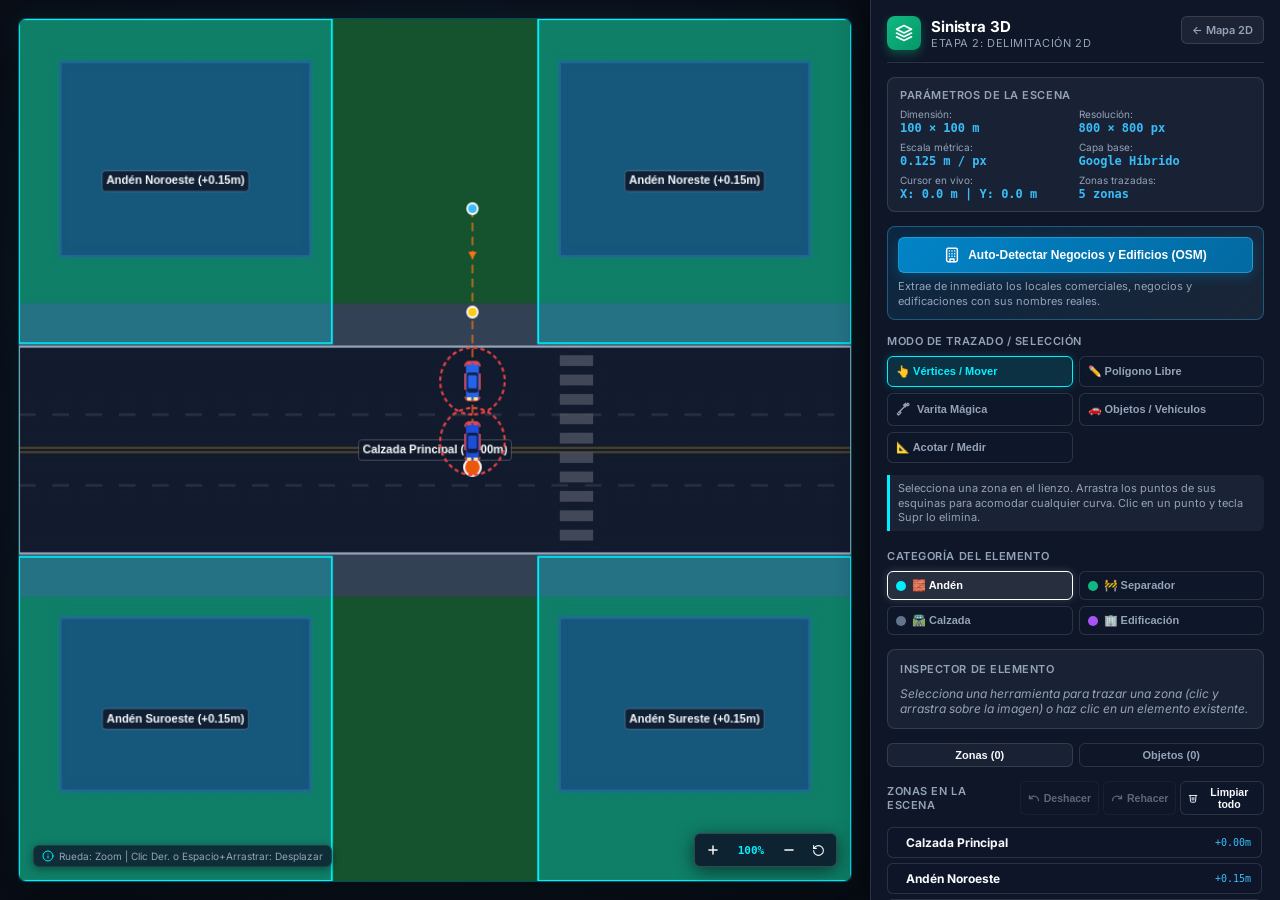
<file: scene.html>
<!doctype html>
<html lang="es">
  <head>
    <meta charset="UTF-8" />
    <meta name="viewport" content="width=device-width, initial-scale=1.0" />
    <title>Sinistra 3D - Espacio de Trabajo Forense | Delimitación 2D</title>

    <!-- Google Fonts: Inter -->
    <link rel="preconnect" href="https://fonts.googleapis.com" />
    <link rel="preconnect" href="https://fonts.gstatic.com" crossorigin />
    <link
      href="https://fonts.googleapis.com/css2?family=Inter:wght@400;500;600;700&display=swap"
      rel="stylesheet"
    />

    <!-- Estilos de la etapa 2 -->
    <link rel="stylesheet" href="css/scene.css" />
  </head>
  <body>
    <div class="app-layout">
      <!-- 1. Lienzo Interactivo 2D (Izquierda - 100% limpio y despejado) -->
      <main class="canvas-viewport" aria-label="Lienzo de reconstrucción">
        <!-- Escenario del Canvas 1:1 -->
        <div class="canvas-stage" id="canvasStage">
          <canvas id="mainCanvas"></canvas>

          <!-- Barra flotante de Zoom y Encuadre -->
          <div class="canvas-zoom-toolbar" aria-label="Controles de zoom">
            <button
              type="button"
              class="zoom-btn"
              id="btnZoomIn"
              title="Acercar (+ o Rueda ↑)"
            >
              <svg
                width="14"
                height="14"
                viewBox="0 0 24 24"
                fill="none"
                stroke="currentColor"
                stroke-width="2.5"
                stroke-linecap="round"
                stroke-linejoin="round"
              >
                <line x1="12" y1="5" x2="12" y2="19"></line>
                <line x1="5" y1="12" x2="19" y2="12"></line>
              </svg>
            </button>
            <span
              class="zoom-badge"
              id="zoomBadge"
              title="Nivel de zoom actual (Clic para restablecer a 100%)"
              >100%</span
            >
            <button
              type="button"
              class="zoom-btn"
              id="btnZoomOut"
              title="Alejar (- o Rueda ↓)"
            >
              <svg
                width="14"
                height="14"
                viewBox="0 0 24 24"
                fill="none"
                stroke="currentColor"
                stroke-width="2.5"
                stroke-linecap="round"
                stroke-linejoin="round"
              >
                <line x1="5" y1="12" x2="19" y2="12"></line>
              </svg>
            </button>
            <button
              type="button"
              class="zoom-btn"
              id="btnZoomReset"
              title="Restablecer vista 100% y centrar (Tecla 0)"
            >
              <svg
                width="13"
                height="13"
                viewBox="0 0 24 24"
                fill="none"
                stroke="currentColor"
                stroke-width="2"
                stroke-linecap="round"
                stroke-linejoin="round"
              >
                <path
                  d="M3 12a9 9 0 1 0 9-9 9.75 9.75 0 0 0-6.74 2.74L3 8"
                ></path>
                <path d="M3 3v5h5"></path>
              </svg>
            </button>
          </div>

          <!-- Banner HUD superior de impacto / colisión (2D) -->
          <div
            id="simCollisionStatus"
            class="collision-hud-banner"
            style="display: none"
          >
            <span id="simCollisionText">💥 Colisión</span>
          </div>


          <!-- Indicador flotante sutil de navegación -->
          <div class="canvas-nav-hint">
            <svg
              width="12"
              height="12"
              viewBox="0 0 24 24"
              fill="none"
              stroke="currentColor"
              stroke-width="2"
              stroke-linecap="round"
              stroke-linejoin="round"
              style="color: var(--accent)"
            >
              <circle cx="12" cy="12" r="10"></circle>
              <line x1="12" y1="16" x2="12" y2="12"></line>
              <line x1="12" y1="8" x2="12.01" y2="8"></line>
            </svg>
            <span>Rueda: Zoom | Clic Der. o Espacio+Arrastrar: Desplazar</span>
          </div>
        </div>
      </main>

      <!-- 2. Panel de Herramientas e Inspector (Derecha) -->
      <aside class="sidebar-panel" aria-label="Herramientas de modelado">
        <div class="panel-header">
          <div class="brand-group">
            <div class="brand-icon">
              <svg
                width="18"
                height="18"
                viewBox="0 0 24 24"
                fill="none"
                stroke="currentColor"
                stroke-width="2.2"
                stroke-linecap="round"
                stroke-linejoin="round"
              >
                <polygon points="12 2 2 7 12 12 22 7 12 2"></polygon>
                <polyline points="2 17 12 22 22 17"></polyline>
                <polyline points="2 12 12 17 22 12"></polyline>
              </svg>
            </div>
            <div>
              <h1 class="brand-title">Sinistra 3D</h1>
              <div class="brand-subtitle">Etapa 2: Delimitación 2D</div>
            </div>
          </div>
          <a
            href="index.html"
            class="btn-back-map"
            title="Volver al mapa para re-orientar o recortar otra zona"
          >
            ← Mapa 2D
          </a>
        </div>

        <!-- Ficha técnica métrica y telemetría en vivo -->
        <div class="meta-card">
          <span class="section-title">Parámetros de la Escena</span>
          <div class="meta-grid">
            <div class="meta-item">
              <span class="meta-label">Dimensión:</span>
              <span id="metaDim" class="meta-val">100 × 100 m</span>
            </div>
            <div class="meta-item">
              <span class="meta-label">Resolución:</span>
              <span id="metaRes" class="meta-val">893 × 893 px</span>
            </div>
            <div class="meta-item">
              <span class="meta-label">Escala métrica:</span>
              <span id="metaMpp" class="meta-val">0.112 m / px</span>
            </div>
            <div class="meta-item">
              <span class="meta-label">Capa base:</span>
              <span id="metaStyle" class="meta-val">Google Híbrido</span>
            </div>
            <div class="meta-item">
              <span class="meta-label">Cursor en vivo:</span>
              <span id="metaCoords" class="meta-val">X: 0.0 m | Y: 0.0 m</span>
            </div>
            <div class="meta-item">
              <span class="meta-label">Zonas trazadas:</span>
              <span id="metaZoneCount" class="meta-val">0 zonas</span>
            </div>
          </div>
        </div>

        <!-- Botón de Auto-Detección Inteligente desde OpenStreetMap -->
        <div class="autodetect-box">
          <button
            type="button"
            id="btnAutoDetectOSM"
            class="btn-autodetect-osm"
            title="Escanear y delimitar automáticamente negocios, locales comerciales y estructuras reales desde OpenStreetMap"
          >
            <svg
              width="16"
              height="16"
              viewBox="0 0 24 24"
              fill="none"
              stroke="currentColor"
              stroke-width="2.2"
              stroke-linecap="round"
              stroke-linejoin="round"
            >
              <rect x="4" y="2" width="16" height="20" rx="2" ry="2"></rect>
              <path d="M9 22v-4h6v4"></path>
              <path d="M8 6h.01"></path>
              <path d="M16 6h.01"></path>
              <path d="M12 6h.01"></path>
              <path d="M12 10h.01"></path>
              <path d="M12 14h.01"></path>
              <path d="M16 10h.01"></path>
              <path d="M16 14h.01"></path>
              <path d="M8 10h.01"></path>
              <path d="M8 14h.01"></path>
            </svg>
            Auto-Detectar Negocios y Edificios (OSM)
          </button>
          <div class="autodetect-hint">
            Extrae de inmediato los locales comerciales, negocios y
            edificaciones con sus nombres reales.
          </div>
        </div>

        <!-- Modos de Interacción y Trazado -->
        <div class="tools-section">
          <span class="section-title">Modo de Trazado / Selección</span>
          <div class="mode-switch-grid">
            <button
              type="button"
              class="mode-btn active"
              data-mode="select"
              title="Seleccionar zonas y arrastrar vértices para amoldar esquinas o curvas"
            >
              👆 Vértices / Mover
            </button>
            <button
              type="button"
              class="mode-btn"
              data-mode="polygon"
              title="Polígono libre: Clic punto a punto para cualquier calle curva o diagonal"
            >
              ✏️ Polígono Libre
            </button>
            <button
              type="button"
              class="mode-btn"
              data-mode="wand"
              title="Varita mágica: Haz clic en el lienzo y delimita automáticamente por contraste de color"
            >
              <svg
                width="15"
                height="15"
                viewBox="0 0 24 24"
                fill="none"
                stroke="currentColor"
                stroke-width="2"
                stroke-linecap="round"
                stroke-linejoin="round"
                style="flex-shrink: 0"
              >
                <path d="m19 2 2 2-2 2-2-2Z"></path>
                <path d="m5 16 12-12"></path>
                <path d="m15 2 1 2 2 1-2 1-1 2-1-2-2-1 2-1Z"></path>
                <path d="M2 19l2 2 4-4-2-2Z"></path>
              </svg>
              Varita Mágica
            </button>
            <button
              type="button"
              class="mode-btn"
              data-mode="object"
              title="Colocar vehículos, peatones, mobiliario, señales y evidencias viales"
            >
              🚗 Objetos / Vehículos
            </button>
            <button
              type="button"
              class="mode-btn"
              data-mode="dimension"
              id="btnModeDimension"
              title="Acotar / Medir: Medición de distancias forenses, anchos de vía, triangulación y calibración métrica"
            >
              📐 Acotar / Medir
            </button>
          </div>

          <!-- Opciones específicas de la Varita Mágica -->
          <div
            id="wandOptionsPanel"
            class="wand-options-panel"
            style="display: none"
          >
            <div class="wand-control-row">
              <span class="wand-label">Tolerancia de color:</span>
              <span id="wandTolVal" class="wand-val">±25</span>
            </div>
            <input
              type="range"
              id="inputWandTol"
              class="wand-slider"
              min="5"
              max="65"
              value="25"
              step="1"
            />
            <div class="wand-tip">
              💡 Clic en el asfalto, andén o tejado del lienzo para escanear su
              contorno.
            </div>
          </div>

          <!-- Opciones específicas del Modo Objetos -->
          <div
            id="objectsOptionsPanel"
            class="objects-options-panel"
            style="display: none"
          >
            <div class="obj-tabs-row" id="objCategoryTabs">
              <button
                type="button"
                class="obj-tab-btn active"
                data-objcat="vehiculo"
              >
                🚗 Autos
              </button>
              <button type="button" class="obj-tab-btn" data-objcat="persona">
                🚶 Peatón
              </button>
              <button
                type="button"
                class="obj-tab-btn"
                data-objcat="mobiliario"
              >
                🌳 Entorno
              </button>
              <button type="button" class="obj-tab-btn" data-objcat="senal">
                🛑 Señales
              </button>
              <button type="button" class="obj-tab-btn" data-objcat="evidencia">
                〰️ Frenado
              </button>
            </div>
            <div class="obj-catalog-grid" id="objCatalogGrid">
              <!-- Se puebla dinámicamente desde objects_catalog.js -->
            </div>
            <div class="obj-placement-hint" id="objPlacementHint">
              💡 Haz clic en el plano para estampar el objeto seleccionado.
              Arrástralo para moverlo y usa el aro exterior para rotarlo.
            </div>
          </div>

          <!-- Opciones de Acotación de Distancias entre Elementos -->
          <div
            id="dimensionOptionsPanel"
            class="dimension-options-panel"
            style="display: none"
          >
            <div class="dimension-hint" id="dimensionHintText">
              💡 Haz clic en dos cuerpos o puntos del plano para trazar la distancia entre ellos. Puedes hacer clic en la cota para asignarle o editarle su valor métrico exacto.
            </div>

            <div class="dimension-actions-row">
              <button
                type="button"
                id="btnEditDimensionValue"
                class="btn-dim-action"
                title="Asignar o modificar la medida métrica de la distancia seleccionada"
              >
                ✏️ Asignar Medida
              </button>
              <button
                type="button"
                id="btnDeleteDimension"
                class="btn-dim-action"
                title="Eliminar la cota seleccionada (o tecla Supr)"
              >
                🗑️ Eliminar
              </button>
              <button
                type="button"
                id="btnClearDimensions"
                class="btn-dim-action"
                title="Eliminar todas las cotas"
              >
                Borrar Todas
              </button>
            </div>
          </div>

          <!-- Tip contextual de la herramienta activa -->
          <div id="toolInstructionTip" class="tool-instruction-tip">
            Selecciona una zona en el lienzo. Arrastra los puntos de sus
            esquinas para acomodar cualquier curva. Clic en un punto y tecla
            Supr lo elimina.
          </div>

          <!-- Categoría del elemento a trazar -->
          <span class="section-title" style="margin-top: 10px"
            >Categoría del Elemento</span
          >
          <div class="category-grid">
            <button
              type="button"
              class="cat-btn active"
              data-cat="anden"
              title="Andén peatonal (elevación +15 cm)"
            >
              <span class="tool-color-dot" style="background: #00f0ff"></span>
              🧱 Andén
            </button>
            <button
              type="button"
              class="cat-btn"
              data-cat="separador"
              title="Separador vial (elevación +20 cm)"
            >
              <span class="tool-color-dot" style="background: #10b981"></span>
              🚧 Separador
            </button>
            <button
              type="button"
              class="cat-btn"
              data-cat="calzada"
              title="Calzada vehicular (nivel 0 cm)"
            >
              <span class="tool-color-dot" style="background: #64748b"></span>
              🛣️ Calzada
            </button>
            <button
              type="button"
              class="cat-btn"
              data-cat="edificio"
              title="Edificación / Manzana (elevación +3.5 m)"
            >
              <span class="tool-color-dot" style="background: #a855f7"></span>
              🏢 Edificación
            </button>
          </div>
        </div>

        <!-- Inspector de propiedades de la zona seleccionada -->
        <div id="inspectorCard" class="inspector-card">
          <span class="section-title" id="inspectorHeaderTitle"
            >Inspector de Elemento</span
          >
          <div
            id="inspectorEmptyState"
            style="
              font-size: 12px;
              color: var(--text-muted);
              font-style: italic;
            "
          >
            Selecciona una herramienta para trazar una zona (clic y arrastra
            sobre la imagen) o haz clic en un elemento existente.
          </div>
          <div id="inspectorForm" style="display: none" class="form-group">
            <div class="form-group">
              <label class="form-label" for="inputZoneName"
                >Identificador / Nombre:</label
              >
              <input
                type="text"
                id="inputZoneName"
                class="form-input"
                placeholder="Ej: Andén Costado Norte"
              />
            </div>
            <div class="form-row">
              <div class="form-group">
                <label class="form-label" for="selectZoneType"
                  >Tipo de Elemento:</label
                >
                <select id="selectZoneType" class="form-select">
                  <option value="anden">Andén Peatonal</option>
                  <option value="separador">Separador Vial</option>
                  <option value="calzada">Calzada / Carril</option>
                  <option value="edificio">Edificación / Local</option>
                </select>
              </div>
              <div class="form-group">
                <label class="form-label" for="inputZoneElevation"
                  >Elevación (m):</label
                >
                <input
                  type="number"
                  id="inputZoneElevation"
                  class="form-input"
                  step="0.05"
                  min="0"
                  max="30"
                  value="0.15"
                />
              </div>
            </div>
            <div class="form-group">
              <label class="form-label" for="textareaZoneNotes"
                >Notas Forenses:</label
              >
              <textarea
                id="textareaZoneNotes"
                class="form-textarea"
                rows="2"
                placeholder="Detalles de inspección (ej: cordón dañado, huella de neumático)..."
              ></textarea>
            </div>
            <div class="inspector-actions">
              <button type="button" id="btnDeleteZone" class="btn-danger-sm">
                🗑️ Eliminar Zona
              </button>
            </div>
          </div>
        </div>

        <!-- Inspector de propiedades de Objeto / Vehículo seleccionado -->
        <div
          id="objectInspectorCard"
          class="inspector-card"
          style="display: none"
        >
          <span class="section-title">Inspector de Objeto</span>
          <div
            id="objectInspectorForm"
            class="form-group"
            style="display: flex; flex-direction: column; gap: 8px"
          >
            <div class="form-group">
              <label class="form-label" for="inputObjName"
                >Nombre / Placa:</label
              >
              <input
                type="text"
                id="inputObjName"
                class="form-input"
                placeholder="Ej: Sedán Azul - ABC123"
              />
            </div>

            <div class="form-row">
              <div class="form-group">
                <label class="form-label" for="selectObjCatalogType"
                  >Tipo de Elemento:</label
                >
                <select id="selectObjCatalogType" class="form-select"></select>
                <div
                  id="displayObjType"
                  class="meta-val"
                  style="
                    font-size: 11px;
                    color: var(--text-muted);
                    margin-top: 2px;
                  "
                >
                  —
                </div>
              </div>
              <div class="form-group">
                <label class="form-label" for="inputObjElevation"
                  >Cota Base (m):</label
                >
                <input
                  type="number"
                  id="inputObjElevation"
                  class="form-input"
                  step="0.05"
                  min="0"
                  max="30"
                  value="0.0"
                />
                <span
                  id="objZoneBadge"
                  style="font-size: 10px; color: var(--accent); margin-top: 2px"
                  >Sobre Calzada (0.0 m)</span
                >
              </div>
            </div>

            <div class="form-row">
              <div class="form-group">
                <label class="form-label" for="inputObjRotation"
                  >Rotación (°):</label
                >
                <input
                  type="number"
                  id="inputObjRotation"
                  class="form-input"
                  min="0"
                  max="360"
                  step="5"
                  value="0"
                />
              </div>
              <div class="form-group">
                <label class="form-label" for="inputObjColor">Color:</label>
                <input
                  type="color"
                  id="inputObjColor"
                  class="form-input"
                  style="height: 34px; padding: 2px 4px; cursor: pointer"
                  value="#2563eb"
                />
              </div>
            </div>

            <!-- Rol Forense en el Accidente -->
            <div
              class="form-group"
              style="
                background: rgba(15, 23, 42, 0.4);
                padding: 8px;
                border-radius: var(--radius-sm);
                border: 1px solid var(--border-color);
              "
            >
              <label
                class="toggle-row"
                style="margin-bottom: 6px; font-weight: 600"
              >
                <span>⚠️ ¿Involucrado en Accidente?</span>
                <input type="checkbox" id="checkObjInvolved" />
              </label>

              <div
                id="objAccidentFields"
                style="
                  display: none;
                  flex-direction: column;
                  gap: 8px;
                  margin-top: 6px;
                "
              >
                <div class="form-group">
                  <label class="form-label" for="selectObjRole"
                    >Rol en el Siniestro:</label
                  >
                  <select id="selectObjRole" class="form-select">
                    <option value="impactante">Vehículo 1 (Impactante)</option>
                    <option value="impactado">Vehículo 2 (Impactado)</option>
                    <option value="peaton_atropellado">
                      Peatón Atropellado
                    </option>
                    <option value="objeto_chocado">
                      Objeto Fijo Chocado (Poste/Árbol)
                    </option>
                    <option value="inerte">Elemento Ajeno / Estacionado</option>
                  </select>
                </div>

                <div class="form-row">
                  <div class="form-group">
                    <label class="form-label" for="inputObjSpeed"
                      >Velocidad (km/h):</label
                    >
                    <input
                      type="number"
                      id="inputObjSpeed"
                      class="form-input"
                      min="0"
                      max="220"
                      step="1"
                      value="50"
                    />
                  </div>
                  <div
                    class="form-group"
                    style="
                      display: flex;
                      flex-direction: column;
                      justify-content: flex-end;
                    "
                  >
                    <button
                      type="button"
                      id="btnTraceTrajectory"
                      class="btn-primary-sm"
                      style="height: 32px; font-size: 11px"
                    >
                      📍 Trazar Ruta
                    </button>
                  </div>
                </div>

                <div
                  id="objTrajectoryStats"
                  style="
                    font-size: 11px;
                    color: var(--text-muted);
                    line-height: 1.4;
                  "
                >
                  Sin trayectoria trazada.
                </div>

                <!-- Ángulo de Desviación Forense Editable tras Impacto -->
                <div class="form-row" style="margin-top: 4px">
                  <div class="form-group">
                    <label
                      class="form-label"
                      for="inputObjDeviationAngle"
                      title="Ángulo de desvío tras chocar (0 = automático por física)"
                    >
                      Desvío Post-Impacto (°):
                    </label>
                    <input
                      type="number"
                      id="inputObjDeviationAngle"
                      class="form-input"
                      min="-180"
                      max="180"
                      step="1"
                      value="0"
                      placeholder="0 (Físico)"
                      title="Ángulo pericial de desviación tras el impacto (-180° a +180°)"
                    />
                  </div>
                  <div class="form-group">
                    <label
                      class="form-label"
                      for="inputObjVehicleRestDist"
                      title="Distancia en metros desde el impacto hasta el reposo del vehículo/moto"
                    >
                      Reposo Moto/Veh (m):
                    </label>
                    <input
                      type="number"
                      id="inputObjVehicleRestDist"
                      class="form-input"
                      min="0.5"
                      max="60"
                      step="0.5"
                      value="5.0"
                      placeholder="5.0"
                      title="Distancia de detención final post-impacto de la moto/vehículo"
                    />
                  </div>
                </div>

                <!-- Ángulo de Proyección del Conductor (Motocicleta) -->
                <div
                  class="form-row"
                  id="fieldMotoRider"
                  style="display: none; margin-top: 4px"
                >
                  <div class="form-group">
                    <label
                      class="form-label"
                      for="inputObjRiderLaunchAngle"
                      title="Ángulo vertical de eyección del conductor al chocar (independiente del desvío de la moto)"
                    >
                      Ángulo Proy. Conductor (°):
                    </label>
                    <input
                      type="number"
                      id="inputObjRiderLaunchAngle"
                      class="form-input"
                      min="0"
                      max="60"
                      step="1"
                      value="15"
                      placeholder="15°"
                      title="Ángulo vertical de eyección del conductor al chocar (independiente del desvío de la moto)"
                    />
                  </div>
                  <div class="form-group" style="flex: 1">
                    <label
                      class="form-label"
                      for="inputObjRiderRestDist"
                      title="Distancia en metros donde queda el conductor tras el impacto"
                    >
                      Reposo Conductor (m):
                    </label>
                    <input
                      type="number"
                      id="inputObjRiderRestDist"
                      class="form-input"
                      min="0.5"
                      max="60"
                      step="0.5"
                      value="6.0"
                      placeholder="6.0 m"
                      title="Distancia final de detención del conductor tras el impacto (metros)"
                    />
                  </div>
                </div>

                <!-- Lista editable de puntos de trayectoria y velocidades -->
                <div
                  id="objTrajectoryPointsList"
                  class="trajectory-points-list"
                  style="display: none"
                >
                  <!-- Generado dinámicamente con select de tipo y velocidad en km/h -->
                </div>
              </div>
            </div>

            <!-- Opciones específicas para Huellas de Frenado -->
            <div
              id="objSkidFields"
              style="
                display: none;
                background: rgba(15, 23, 42, 0.4);
                padding: 8px;
                border-radius: var(--radius-sm);
                border: 1px solid var(--border-color);
                flex-direction: column;
                gap: 8px;
              "
            >
              <span class="form-label" style="font-weight: 600"
                >Parámetros de Frenado:</span
              >
              <div class="form-row">
                <div class="form-group">
                  <label class="form-label" for="inputSkidLength"
                    >Longitud (m):</label
                  >
                  <input
                    type="number"
                    id="inputSkidLength"
                    class="form-input"
                    min="1"
                    max="100"
                    step="0.5"
                    value="10"
                  />
                </div>
                <div class="form-group">
                  <label class="form-label" for="inputSkidTrack"
                    >Trocha (m):</label
                  >
                  <input
                    type="number"
                    id="inputSkidTrack"
                    class="form-input"
                    min="0.5"
                    max="3"
                    step="0.1"
                    value="1.5"
                  />
                </div>
              </div>
              <label
                class="toggle-row"
                style="margin-top: 4px; font-size: 11px"
              >
                <span>Aparecer solo al pasar vehículo</span>
                <input type="checkbox" id="checkSkidTriggerOnPass" />
              </label>
            </div>

            <div class="form-group">
              <label class="form-label" for="textareaObjNotes"
                >Observaciones Forenses:</label
              >
              <textarea
                id="textareaObjNotes"
                class="form-textarea"
                rows="2"
                placeholder="Detalles de impacto, daños visibles, huellas..."
              ></textarea>
            </div>

            <div class="inspector-actions">
              <button type="button" id="btnDeleteObject" class="btn-danger-sm">
                🗑️ Eliminar Objeto
              </button>
            </div>
          </div>
        </div>

        <!-- Lista de zonas y objetos en la escena -->
        <div class="zones-list-section">
          <div
            class="list-tabs-row"
            style="display: flex; gap: 6px; margin-bottom: 8px"
          >
            <button
              type="button"
              class="list-tab-btn active"
              id="tabListZones"
              style="
                flex: 1;
                padding: 5px;
                font-size: 11px;
                font-weight: 600;
                border-radius: var(--radius-sm);
                background: var(--bg-card);
                color: var(--text-main);
                border: 1px solid var(--border-color);
                cursor: pointer;
              "
            >
              Zonas (<span id="countZonesBadge">0</span>)
            </button>
            <button
              type="button"
              class="list-tab-btn"
              id="tabListObjects"
              style="
                flex: 1;
                padding: 5px;
                font-size: 11px;
                font-weight: 600;
                border-radius: var(--radius-sm);
                background: transparent;
                color: var(--text-muted);
                border: 1px solid var(--border-color);
                cursor: pointer;
              "
            >
              Objetos (<span id="countObjectsBadge">0</span>)
            </button>
          </div>
          <div
            id="objectsListContainer"
            class="zones-list"
            style="display: none"
          >
            <div
              style="font-size: 11px; color: var(--text-muted); padding: 4px 0"
            >
              No hay objetos colocados todavía.
            </div>
          </div>
          <div class="zones-header-row">
            <span class="section-title" style="margin: 0"
              >Zonas en la Escena</span
            >
            <div class="history-toolbar">
              <button
                type="button"
                id="btnUndo"
                class="history-btn"
                title="Deshacer (Ctrl + Z)"
                disabled
              >
                <svg
                  width="12"
                  height="12"
                  viewBox="0 0 24 24"
                  fill="none"
                  stroke="currentColor"
                  stroke-width="2.5"
                  stroke-linecap="round"
                  stroke-linejoin="round"
                >
                  <path d="M3 7v6h6"></path>
                  <path d="M21 17a9 9 0 0 0-9-9 9 9 0 0 0-6 2.3L3 13"></path>
                </svg>
                Deshacer
              </button>
              <button
                type="button"
                id="btnRedo"
                class="history-btn"
                title="Rehacer (Ctrl + Y)"
                disabled
              >
                <svg
                  width="12"
                  height="12"
                  viewBox="0 0 24 24"
                  fill="none"
                  stroke="currentColor"
                  stroke-width="2.5"
                  stroke-linecap="round"
                  stroke-linejoin="round"
                >
                  <path d="M21 7v6h-6"></path>
                  <path d="M3 17a9 9 0 0 1 9-9 9 9 0 0 1 6 2.3L21 13"></path>
                </svg>
                Rehacer
              </button>
              <button
                type="button"
                id="btnClearAll"
                class="history-btn danger"
                title="Eliminar todos los polígonos (se puede deshacer)"
              >
                <svg
                  width="12"
                  height="12"
                  viewBox="0 0 24 24"
                  fill="none"
                  stroke="currentColor"
                  stroke-width="2.2"
                  stroke-linecap="round"
                  stroke-linejoin="round"
                >
                  <polyline points="3 6 5 6 21 6"></polyline>
                  <path
                    d="M19 6l-1 14a2 2 0 0 1-2 2H8a2 2 0 0 1-2-2L5 6"
                  ></path>
                  <path d="M10 11v6"></path>
                  <path d="M14 11v6"></path>
                </svg>
                Limpiar todo
              </button>
            </div>
          </div>
          <div id="zonesListContainer" class="zones-list">
            <div
              style="font-size: 11px; color: var(--text-muted); padding: 4px 0"
            >
              No hay zonas delimitadas todavía.
            </div>
          </div>
        </div>

        <!-- Control de Simulación Forense (Panel Lateral 2D) -->
        <div class="card" id="cardSimControls" style="margin-top: 12px; margin-bottom: 12px; background: rgba(15, 23, 42, 0.6); padding: 10px; border-radius: var(--radius-sm); border: 1px solid var(--border-color);">
          <div
            style="
              display: flex;
              justify-content: space-between;
              align-items: center;
              margin-bottom: 8px;
            "
          >
            <span class="section-title" style="margin: 0; font-size: 12px; font-weight: 700; color: #fff;"
              >🎬 Simulación Cinemática</span
            >
            <span
              id="simCurrentTime"
              style="
                font-size: 11px;
                font-family: monospace;
                color: var(--accent);
                font-weight: 700;
              "
              >0.000 s</span
            >
          </div>

          <!-- Botones de transporte principales -->
          <div style="display: flex; gap: 6px; margin-bottom: 8px">
            <button
              type="button"
              id="btnSimPlay"
              class="btn primary"
              style="
                flex: 2;
                height: 32px;
                font-size: 11px;
                display: flex;
                align-items: center;
                justify-content: center;
                gap: 6px;
              "
              title="Reproducir / Pausar (Espacio)"
            >
              <span id="simPlayIcon">▶️</span>
              <span id="simPlayText">Reproducir</span>
            </button>
            <button
              type="button"
              id="btnSimReset"
              class="btn"
              style="flex: 1; height: 32px; font-size: 11px; padding: 0"
              title="Reiniciar (t = 0.0s)"
            >
              ⏮️ Reset
            </button>
          </div>

          <!-- Botones secundarios de transporte: reversa y frame a frame -->
          <div style="display: flex; gap: 4px; margin-bottom: 8px">
            <button
              type="button"
              id="btnSimStepBack"
              class="btn"
              style="flex: 1; height: 26px; font-size: 10px; padding: 2px"
              title="Retroceder 1 frame (-0.05s / milésimas)"
            >
              ⏪ -Frame
            </button>
            <button
              type="button"
              id="btnSimReverse"
              class="btn"
              style="flex: 1; height: 26px; font-size: 10px; padding: 2px"
              title="Reproducir en Reversa"
            >
              <span id="simRevIcon">◀️</span> Reversa
            </button>
            <button
              type="button"
              id="btnSimStepForward"
              class="btn"
              style="flex: 1; height: 26px; font-size: 10px; padding: 2px"
              title="Avanzar 1 frame (+0.05s / milésimas)"
            >
              ⏩ +Frame
            </button>
          </div>

          <!-- Línea de tiempo / Scrubber pericial -->
          <div style="margin-bottom: 8px">
            <div
              style="
                display: flex;
                justify-content: space-between;
                align-items: center;
                font-size: 10px;
                color: var(--text-muted);
                font-family: monospace;
                margin-bottom: 3px;
              "
            >
              <span>Tiempo de Escena</span>
              <div style="display: flex; align-items: center; gap: 4px;">
                <span>Total:</span>
                <span id="simTotalTime" style="cursor: pointer; color: var(--accent); font-weight: 700; text-decoration: underline dotted;" title="Clic para editar la duración total o cambiar entre Manual y Auto">0.000 s</span>
                <button type="button" id="btnEditSimDuration" style="background:none; border:none; color:var(--accent); cursor:pointer; font-size:11px; padding:0 2px;" title="Editar duración de la escena (Manual / Auto)">✏️</button>
              </div>
            </div>
            <input
              type="range"
              id="simTimeSlider"
              class="sim-slider"
              min="0"
              max="100"
              step="0.01"
              value="0"
              style="
                width: 100%;
                accent-color: var(--accent);
                cursor: pointer;
                height: 5px;
              "
              title="Línea de tiempo de la reconstrucción (Scrubber milimétrico)"
            />
          </div>

          <!-- Multiplicadores de Velocidad de Reproducción -->
          <div
            style="
              display: flex;
              justify-content: space-between;
              align-items: center;
              margin-bottom: 8px;
            "
          >
            <span style="font-size: 10px; color: var(--text-muted)"
              >Velocidad:</span
            >
            <div class="sim-speed-group">
              <button type="button" class="sim-speed-btn" data-speed="0.25">
                0.25×
              </button>
              <button type="button" class="sim-speed-btn" data-speed="0.5">
                0.5×
              </button>
              <button type="button" class="sim-speed-btn active" data-speed="1">
                1.0×
              </button>
              <button type="button" class="sim-speed-btn" data-speed="2">
                2.0×
              </button>
            </div>
          </div>

          <!-- Badge de telemetría en vivo -->
          <div
            id="simLiveTelemetry"
            class="sim-telemetry-badge"
            style="
              display: none;
              justify-content: center;
              margin-bottom: 8px;
            "
          >
            <span id="simTelemetryVehicle">🚗 Sedán</span>:
            <strong id="simTelemetrySpeed">50 km/h</strong>
          </div>

          <div
            style="
              font-size: 10px;
              color: var(--text-muted);
              display: flex;
              justify-content: space-between;
            "
          >
            <span>Atajos: [Espacio] Play/Pausa</span>
            <span>[← / →] Frame - / +</span>
          </div>
        </div>

        <!-- Etapa 3: Reconstrucción 3D -->
        <div class="convert3d-section">
          <button
            type="button"
            id="btnConvert3D"
            class="btn-convert-3d"
            title="Genera el modelo 3D con todas las zonas delimitadas"
          >
            <svg
              width="22"
              height="22"
              viewBox="0 0 24 24"
              fill="none"
              stroke="currentColor"
              stroke-width="2.2"
              stroke-linecap="round"
              stroke-linejoin="round"
            >
              <path
                d="M21 16V8a2 2 0 0 0-1-1.73l-7-4a2 2 0 0 0-2 0l-7 4A2 2 0 0 0 3 8v8a2 2 0 0 0 1 1.73l7 4a2 2 0 0 0 2 0l7-4A2 2 0 0 0 21 16z"
              ></path>
              <polyline points="3.27 6.96 12 12.01 20.73 6.96"></polyline>
              <line x1="12" y1="22.08" x2="12" y2="12"></line>
            </svg>
            Convertir a 3D
          </button>
          <div class="convert3d-hint">
            Lleva todas las zonas, elevaciones y notas al modelo tridimensional.
          </div>
        </div>
      </aside>
    </div>

    <!-- Notificación emergente Toast -->
    <div class="toast-container">
      <div id="toast" class="toast">
        <span id="toastMessage">Notificación</span>
      </div>
    </div>

    <!-- Módulos de Sinistra 3D (Lógica desacoplada y modular) -->
    <script src="js/objects_catalog.js"></script>
    <script src="js/kinematics_engine.js"></script>
    <script src="js/default_scene_data.js"></script>
    <script src="js/scene_storage.js"></script>
    <script src="js/scene_tools.js"></script>
    <script src="js/render_2d_props.js"></script>
    <script src="js/render_2d_vehicle_models.js"></script>
    <script src="js/render_2d_vehicles.js"></script>
    <script src="js/scene_objects.js"></script>
    <script src="js/scene_zones.js"></script>
    <script src="js/scene_dimensions.js"></script>
    <script src="js/scene_simulation.js"></script>
    <script src="js/scene_shortcuts.js"></script>
    <script src="js/scene_events.js"></script>
    <script src="js/scene.js"></script>
  </body>
</html>
</file>
<file: css/scene.css>
:root {
  --bg-main: #090d16;
  --bg-surface: rgba(15, 23, 42, 0.95);
  --bg-surface-hover: rgba(30, 41, 59, 0.95);
  --bg-card: rgba(30, 41, 59, 0.7);
  --border-color: rgba(255, 255, 255, 0.12);
  --border-highlight: rgba(56, 189, 248, 0.5);
  --text-main: #f8fafc;
  --text-muted: #94a3b8;
  --primary: #2563eb;
  --primary-hover: #1d4ed8;
  --accent: #00f0ff;
  --success: #10b981;
  --warning: #f59e0b;
  --danger: #ef4444;
  --shadow-lg: 0 16px 36px -8px rgba(0, 0, 0, 0.6);
  --radius-lg: 14px;
  --radius-md: 8px;
  --radius-sm: 6px;
  --font-family: "Inter", -apple-system, BlinkMacSystemFont, sans-serif;
}

* {
  box-sizing: border-box;
  margin: 0;
  padding: 0;
}

html,
body {
  width: 100%;
  height: 100%;
  overflow: hidden;
  font-family: var(--font-family);
  background-color: var(--bg-main);
  color: var(--text-main);
  -webkit-font-smoothing: antialiased;
}

/* Disposición en pantalla dividida */
.app-layout {
  display: flex;
  width: 100vw;
  height: 100vh;
  overflow: hidden;
}

/* Área del lienzo (Izquierda) */
.canvas-viewport {
  flex: 1;
  height: 100vh;
  display: flex;
  align-items: center;
  justify-content: center;
  position: relative;
  background: radial-gradient(circle at center, #131d33 0%, #090d16 100%);
  overflow: hidden;
  padding: 18px;
}

.canvas-stage {
  position: relative;
  width: 100%;
  height: 100%;
  max-width: calc(100vh - 36px);
  max-height: calc(100vh - 36px);
  aspect-ratio: 1 / 1;
  border-radius: var(--radius-md);
  overflow: hidden;
  border: 1px solid rgba(0, 240, 255, 0.3);
  box-shadow:
    0 12px 40px rgba(0, 0, 0, 0.7),
    0 0 25px rgba(0, 240, 255, 0.1);
  background-color: #050811;
  display: flex;
  align-items: center;
  justify-content: center;
}

#mainCanvas {
  width: 100%;
  height: 100%;
  display: block;
  cursor: default;
}

/* Controles flotantes de Zoom y Navegación del Canvas */
.canvas-zoom-toolbar {
  position: absolute;
  bottom: 14px;
  right: 14px;
  background: rgba(15, 23, 42, 0.88);
  backdrop-filter: blur(10px);
  border: 1px solid rgba(255, 255, 255, 0.16);
  border-radius: var(--radius-sm);
  padding: 3px 5px;
  display: flex;
  align-items: center;
  gap: 3px;
  z-index: 20;
  box-shadow: 0 4px 18px rgba(0, 0, 0, 0.55);
  user-select: none;
}

.zoom-btn {
  background: transparent;
  border: 1px solid transparent;
  color: var(--text-main);
  width: 26px;
  height: 26px;
  border-radius: 4px;
  display: flex;
  align-items: center;
  justify-content: center;
  cursor: pointer;
  transition: all 0.15s ease;
}

.zoom-btn:hover {
  background: rgba(255, 255, 255, 0.12);
  border-color: rgba(255, 255, 255, 0.25);
  color: var(--accent);
}

.zoom-badge {
  font-size: 11px;
  font-family: ui-monospace, monospace;
  font-weight: 700;
  color: var(--accent);
  padding: 0 5px;
  min-width: 44px;
  text-align: center;
  cursor: pointer;
  transition: color 0.15s ease;
}

.zoom-badge:hover {
  color: #ffffff;
  text-decoration: underline;
}

.canvas-nav-hint {
  position: absolute;
  bottom: 14px;
  left: 14px;
  background: rgba(15, 23, 42, 0.78);
  backdrop-filter: blur(8px);
  border: 1px solid rgba(255, 255, 255, 0.08);
  border-radius: var(--radius-sm);
  padding: 4px 8px;
  font-size: 10px;
  color: var(--text-muted);
  pointer-events: none;
  z-index: 20;
  display: flex;
  align-items: center;
  gap: 5px;
  box-shadow: 0 2px 8px rgba(0, 0, 0, 0.4);
}

/* Barra de historial (Deshacer / Rehacer / Limpiar todo) */
.zones-header-row {
  display: flex;
  align-items: center;
  justify-content: space-between;
  gap: 8px;
  margin-bottom: 6px;
}

.history-toolbar {
  display: flex;
  gap: 4px;
}

.history-btn {
  background: rgba(15, 23, 42, 0.7);
  border: 1px solid var(--border-color);
  color: var(--text-main);
  font-size: 10.5px;
  font-weight: 600;
  padding: 4px 7px;
  border-radius: var(--radius-sm);
  cursor: pointer;
  display: inline-flex;
  align-items: center;
  gap: 4px;
  transition: all 0.15s ease;
}

.history-btn:hover:not(:disabled) {
  background: rgba(255, 255, 255, 0.1);
  border-color: rgba(255, 255, 255, 0.3);
  color: var(--accent);
}

.history-btn:disabled {
  opacity: 0.35;
  cursor: not-allowed;
}

.history-btn.danger:hover:not(:disabled) {
  background: rgba(239, 68, 68, 0.15);
  border-color: rgba(239, 68, 68, 0.6);
  color: #fca5a5;
}

/* Botón blanco principal: Convertir a 3D */
.convert3d-section {
  display: flex;
  flex-direction: column;
  gap: 6px;
  padding-bottom: 8px;
}

.btn-convert-3d {
  width: 100%;
  background: #ffffff;
  color: #0f172a;
  border: none;
  border-radius: 12px;
  padding: 16px 14px;
  font-family: var(--font-family);
  font-size: 16px;
  font-weight: 800;
  letter-spacing: -0.01em;
  cursor: pointer;
  display: flex;
  align-items: center;
  justify-content: center;
  gap: 10px;
  box-shadow:
    0 8px 24px rgba(255, 255, 255, 0.14),
    0 0 0 1px rgba(255, 255, 255, 0.6);
  transition: all 0.2s ease;
}

.btn-convert-3d:hover {
  transform: translateY(-2px);
  box-shadow:
    0 12px 32px rgba(0, 240, 255, 0.28),
    0 0 0 2px rgba(0, 240, 255, 0.7);
}

.btn-convert-3d:active {
  transform: translateY(0);
}

.btn-convert-3d:disabled {
  opacity: 0.7;
  cursor: wait;
}

.convert3d-hint {
  font-size: 11px;
  color: var(--text-muted);
  text-align: center;
  line-height: 1.35;
}

/* Panel Lateral de Herramientas (Derecha) */
.sidebar-panel {
  width: 410px;
  max-width: 410px;
  height: 100vh;
  background: var(--bg-surface);
  border-left: 1px solid var(--border-color);
  display: flex;
  flex-direction: column;
  overflow-y: auto;
  padding: 16px;
  gap: 14px;
  z-index: 10;
  box-shadow: -8px 0 24px rgba(0, 0, 0, 0.4);
}

::-webkit-scrollbar {
  width: 4px;
}
::-webkit-scrollbar-thumb {
  background: rgba(255, 255, 255, 0.2);
  border-radius: 4px;
}

/* Cabecera del panel */
.panel-header {
  display: flex;
  align-items: flex-start;
  justify-content: space-between;
  gap: 12px;
  border-bottom: 1px solid var(--border-color);
  padding-bottom: 12px;
}

.brand-group {
  display: flex;
  align-items: center;
  gap: 10px;
}

.brand-icon {
  width: 34px;
  height: 34px;
  border-radius: var(--radius-md);
  background: linear-gradient(135deg, #10b981 0%, #059669 100%);
  display: flex;
  align-items: center;
  justify-content: center;
  box-shadow: 0 4px 10px rgba(16, 185, 129, 0.35);
  color: #ffffff;
  flex-shrink: 0;
}

.brand-title {
  font-size: 15px;
  font-weight: 700;
  color: #ffffff;
  letter-spacing: -0.01em;
}

.brand-subtitle {
  font-size: 11px;
  color: var(--text-muted);
  text-transform: uppercase;
  letter-spacing: 0.05em;
}

.btn-back-map {
  background: rgba(255, 255, 255, 0.06);
  border: 1px solid var(--border-color);
  color: var(--text-muted);
  font-size: 11px;
  font-weight: 600;
  padding: 6px 10px;
  border-radius: var(--radius-sm);
  cursor: pointer;
  text-decoration: none;
  display: inline-flex;
  align-items: center;
  gap: 5px;
  transition: all 0.2s ease;
}

.btn-back-map:hover {
  background: rgba(255, 255, 255, 0.12);
  color: #ffffff;
  border-color: rgba(255, 255, 255, 0.25);
}

/* Tarjeta de información métrica de la escena */
.meta-card {
  background: var(--bg-card);
  border: 1px solid var(--border-color);
  border-radius: var(--radius-md);
  padding: 10px 12px;
  display: flex;
  flex-direction: column;
  gap: 6px;
}

.section-title {
  font-size: 11px;
  font-weight: 600;
  color: var(--text-muted);
  text-transform: uppercase;
  letter-spacing: 0.05em;
}

.meta-grid {
  display: grid;
  grid-template-columns: 1fr 1fr;
  gap: 6px;
}

.meta-item {
  display: flex;
  flex-direction: column;
  gap: 1px;
}

.meta-label {
  font-size: 10px;
  color: var(--text-muted);
}

.meta-val {
  font-size: 12px;
  font-family: ui-monospace, monospace;
  font-weight: 600;
  color: #38bdf8;
}

/* Selector de herramientas de delimitación */
.tools-section {
  display: flex;
  flex-direction: column;
  gap: 8px;
}

/* Bloque de Auto-Detección OSM */
.autodetect-box {
  background: linear-gradient(
    135deg,
    rgba(2, 132, 199, 0.16) 0%,
    rgba(30, 41, 59, 0.8) 100%
  );
  border: 1px solid rgba(56, 189, 248, 0.35);
  border-radius: var(--radius-md);
  padding: 10px;
  display: flex;
  flex-direction: column;
  gap: 6px;
}

.btn-autodetect-osm {
  background: linear-gradient(135deg, #0284c7 0%, #0369a1 100%);
  border: 1px solid rgba(56, 189, 248, 0.5);
  color: #ffffff;
  padding: 9px 12px;
  border-radius: var(--radius-sm);
  font-size: 12px;
  font-weight: 700;
  cursor: pointer;
  display: flex;
  align-items: center;
  justify-content: center;
  gap: 8px;
  box-shadow: 0 4px 12px rgba(2, 132, 199, 0.3);
  transition: all 0.2s ease;
}

.btn-autodetect-osm:hover {
  background: linear-gradient(135deg, #0ea5e9 0%, #0284c7 100%);
  transform: translateY(-1px);
  box-shadow: 0 6px 16px rgba(2, 132, 199, 0.45);
}

.autodetect-hint {
  font-size: 11px;
  color: var(--text-muted);
  line-height: 1.35;
}

/* Grilla de modos de trazado */
.mode-switch-grid {
  display: grid;
  grid-template-columns: 1fr 1fr;
  gap: 6px;
}

.mode-btn {
  background: rgba(15, 23, 42, 0.7);
  border: 1px solid var(--border-color);
  border-radius: var(--radius-sm);
  color: var(--text-muted);
  padding: 8px 8px;
  font-size: 11px;
  font-weight: 600;
  cursor: pointer;
  display: flex;
  align-items: center;
  gap: 6px;
  transition: all 0.2s ease;
  text-align: left;
}

.mode-btn:hover {
  background: rgba(255, 255, 255, 0.06);
  color: var(--text-main);
  border-color: rgba(255, 255, 255, 0.25);
}

.mode-btn.active {
  background: rgba(0, 240, 255, 0.12);
  border-color: var(--accent);
  color: var(--accent);
  box-shadow: 0 0 10px rgba(0, 240, 255, 0.2);
}

/* Panel de opciones de la Varita Mágica */
.wand-options-panel {
  background: rgba(15, 23, 42, 0.85);
  border: 1px solid rgba(0, 240, 255, 0.25);
  border-radius: var(--radius-sm);
  padding: 8px 10px;
  display: flex;
  flex-direction: column;
  gap: 5px;
  margin-top: 4px;
}

.wand-control-row {
  display: flex;
  justify-content: space-between;
  align-items: center;
  font-size: 11px;
}

.wand-label {
  color: var(--text-muted);
}

.wand-val {
  font-family: ui-monospace, monospace;
  color: var(--accent);
  font-weight: 700;
}

.wand-slider {
  width: 100%;
  accent-color: var(--accent);
  cursor: pointer;
}

.wand-tip {
  font-size: 10px;
  color: #38bdf8;
  line-height: 1.3;
}

/* Tip de instrucción contextual */
.tool-instruction-tip {
  background: rgba(30, 41, 59, 0.7);
  border-left: 3px solid var(--accent);
  border-radius: 0 var(--radius-sm) var(--radius-sm) 0;
  padding: 6px 8px;
  font-size: 11px;
  color: var(--text-muted);
  line-height: 1.35;
  margin-top: 4px;
}

/* Selector de categoría del elemento */
.category-grid {
  display: grid;
  grid-template-columns: 1fr 1fr;
  gap: 6px;
}

.cat-btn {
  background: rgba(15, 23, 42, 0.7);
  border: 1px solid var(--border-color);
  border-radius: var(--radius-sm);
  color: var(--text-muted);
  padding: 7px 8px;
  font-size: 11px;
  font-weight: 600;
  cursor: pointer;
  display: flex;
  align-items: center;
  gap: 6px;
  transition: all 0.2s ease;
}

.cat-btn:hover {
  background: rgba(255, 255, 255, 0.06);
  color: var(--text-main);
}

.cat-btn.active {
  background: rgba(255, 255, 255, 0.1);
  border-color: #ffffff;
  color: #ffffff;
  box-shadow: 0 0 8px rgba(255, 255, 255, 0.18);
}

.tool-color-dot {
  width: 10px;
  height: 10px;
  border-radius: 50%;
  flex-shrink: 0;
}

/* Inspector de propiedades de la zona */
.inspector-card {
  background: var(--bg-card);
  border: 1px solid var(--border-color);
  border-radius: var(--radius-md);
  padding: 12px;
  display: flex;
  flex-direction: column;
  gap: 10px;
  transition: border-color 0.2s ease;
}

.inspector-card.has-selection {
  border-color: var(--border-highlight);
}

.form-group {
  display: flex;
  flex-direction: column;
  gap: 4px;
}

.form-label {
  font-size: 11px;
  color: var(--text-muted);
  font-weight: 500;
}

.form-input,
.form-select,
.form-textarea {
  background: rgba(15, 23, 42, 0.85);
  border: 1px solid var(--border-color);
  border-radius: var(--radius-sm);
  color: var(--text-main);
  font-size: 12px;
  padding: 6px 8px;
  font-family: inherit;
  outline: none;
  transition: border-color 0.2s ease;
}

.form-input:focus,
.form-select:focus,
.form-textarea:focus {
  border-color: var(--accent);
}

.form-row {
  display: grid;
  grid-template-columns: 1fr 1fr;
  gap: 8px;
}

.inspector-actions {
  display: flex;
  gap: 6px;
  margin-top: 4px;
}

.btn-danger-sm {
  flex: 1;
  background: rgba(239, 68, 68, 0.15);
  border: 1px solid rgba(239, 68, 68, 0.3);
  color: #fca5a5;
  padding: 6px 10px;
  border-radius: var(--radius-sm);
  font-size: 11px;
  font-weight: 600;
  cursor: pointer;
  transition: all 0.2s ease;
}

.btn-danger-sm:hover {
  background: rgba(239, 68, 68, 0.28);
  color: #ffffff;
  border-color: var(--danger);
}

/* Lista de zonas creadas */
.zones-list-section {
  display: flex;
  flex-direction: column;
  gap: 6px;
  flex: 1;
}

.zones-list {
  display: flex;
  flex-direction: column;
  gap: 5px;
  max-height: 180px;
  overflow-y: auto;
  padding-right: 2px;
}

.zone-item-card {
  background: rgba(15, 23, 42, 0.6);
  border: 1px solid var(--border-color);
  border-radius: var(--radius-sm);
  padding: 7px 10px;
  display: flex;
  align-items: center;
  justify-content: space-between;
  cursor: pointer;
  transition: all 0.2s ease;
  font-size: 12px;
}

.zone-item-card:hover {
  background: rgba(255, 255, 255, 0.05);
  border-color: rgba(255, 255, 255, 0.2);
}

.zone-item-card.selected {
  background: rgba(0, 240, 255, 0.1);
  border-color: var(--accent);
}

.zone-item-info {
  display: flex;
  align-items: center;
  gap: 8px;
}

.zone-item-badge {
  font-size: 10px;
  font-family: ui-monospace, monospace;
  color: #38bdf8;
}

/* Bloque de Próxima Etapa 3 (Desactivado) */
.stage3-preview-card {
  background: rgba(15, 23, 42, 0.45);
  border: 1px dashed rgba(255, 255, 255, 0.1);
  border-radius: var(--radius-md);
  padding: 10px;
  display: flex;
  flex-direction: column;
  gap: 6px;
  opacity: 0.65;
}

.stage3-badge {
  font-size: 9px;
  font-weight: 700;
  text-transform: uppercase;
  color: var(--text-muted);
  background: rgba(255, 255, 255, 0.05);
  padding: 2px 6px;
  border-radius: 4px;
  width: fit-content;
}

.stage3-items {
  display: flex;
  flex-wrap: wrap;
  gap: 4px;
}

.stage3-item-pill {
  font-size: 10px;
  color: #64748b;
  background: rgba(0, 0, 0, 0.3);
  padding: 3px 6px;
  border-radius: 4px;
  border: 1px solid rgba(255, 255, 255, 0.05);
}

/* Toast notification */
.toast-container {
  position: fixed;
  bottom: 24px;
  left: 50%;
  transform: translateX(-50%);
  z-index: 50;
  pointer-events: none;
}

.toast {
  background: rgba(15, 23, 42, 0.96);
  border: 1px solid var(--border-color);
  padding: 8px 16px;
  border-radius: 999px;
  font-size: 12px;
  font-weight: 500;
  color: var(--text-main);
  box-shadow: var(--shadow-lg);
  backdrop-filter: blur(10px);
  opacity: 0;
  transform: translateY(10px);
  transition: all 0.25s ease;
}

.toast.show {
  opacity: 1;
  transform: translateY(0);
}

/* =====================================================================
 * ETAPA 4: Objetos, Catálogo y Trayectorias en 2D
 * ===================================================================== */
.objects-options-panel {
  display: flex;
  flex-direction: column;
  gap: 8px;
  background: rgba(15, 23, 42, 0.45);
  border: 1px solid var(--border-color);
  border-radius: var(--radius-sm);
  padding: 8px;
  margin-top: 6px;
}

.obj-tabs-row {
  display: flex;
  gap: 4px;
  overflow-x: auto;
  padding-block: 12px;
}

.obj-tab-btn {
  background: rgba(255, 255, 255, 0.04);
  border: 1px solid var(--border-color);
  color: var(--text-muted);
  font-size: 10px;
  font-weight: 600;
  padding: 4px 8px;
  border-radius: 4px;
  cursor: pointer;
  white-space: nowrap;
  transition: all 0.15s ease;
}

.obj-tab-btn:hover {
  background: rgba(255, 255, 255, 0.08);
  color: var(--text-main);
}

.obj-tab-btn.active {
  background: rgba(0, 240, 255, 0.14);
  border-color: var(--accent);
  color: var(--accent);
}

.obj-catalog-grid {
  display: grid;
  grid-template-columns: repeat(2, 1fr);
  gap: 6px;
  max-height: 180px;
  overflow-y: auto;
  padding-right: 2px;
}

.obj-card {
  display: flex;
  align-items: center;
  gap: 6px;
  background: rgba(30, 41, 59, 0.6);
  border: 1px solid var(--border-color);
  border-radius: 6px;
  padding: 6px 8px;
  cursor: pointer;
  transition: all 0.18s ease;
  text-align: left;
}

.obj-card:hover {
  background: rgba(255, 255, 255, 0.08);
  border-color: rgba(255, 255, 255, 0.25);
  transform: translateY(-1px);
}

.obj-card.active {
  background: rgba(0, 240, 255, 0.12);
  border-color: var(--accent);
  box-shadow: 0 0 8px rgba(0, 240, 255, 0.25);
}

.obj-card-icon {
  font-size: 16px;
  flex-shrink: 0;
}

.obj-card-info {
  display: flex;
  flex-direction: column;
  overflow: hidden;
}

.obj-card-title {
  font-size: 11px;
  font-weight: 600;
  color: var(--text-main);
  white-space: nowrap;
  overflow: hidden;
  text-overflow: ellipsis;
}

.obj-card-dim {
  font-size: 9.5px;
  color: var(--text-muted);
}

.obj-placement-hint {
  font-size: 10.5px;
  color: var(--accent);
  background: rgba(0, 240, 255, 0.06);
  border-left: 2px solid var(--accent);
  padding: 4px 8px;
  border-radius: 2px;
  line-height: 1.35;
}

.btn-primary-sm {
  background: var(--accent);
  color: #090d16;
  border: none;
  font-weight: 600;
  border-radius: 4px;
  cursor: pointer;
  transition: all 0.18s ease;
}

.btn-primary-sm:hover {
  background: #38bdf8;
  box-shadow: 0 0 8px rgba(0, 240, 255, 0.4);
}

.obj-item-badge {
  font-size: 10px;
  padding: 2px 6px;
  border-radius: 4px;
  background: rgba(255, 255, 255, 0.06);
  color: var(--text-muted);
}

.obj-item-badge.involved {
  background: rgba(239, 68, 68, 0.18);
  color: #f87171;
  border: 1px solid rgba(239, 68, 68, 0.35);
  font-weight: 600;
}

/* =====================================================================
 * Barra Flotante Universal de Simulación y Reconstrucción Forense
 * ===================================================================== */
.simulation-bar {
  position: absolute;
  bottom: 24px;
  left: 50%;
  transform: translateX(-50%);
  display: flex;
  align-items: center;
  gap: 12px;
  background: rgba(15, 23, 42, 0.9);
  border: 1px solid rgba(0, 240, 255, 0.35);
  box-shadow:
    0 8px 32px rgba(0, 0, 0, 0.6),
    0 0 16px rgba(0, 240, 255, 0.15);
  backdrop-filter: blur(14px);
  padding: 7px 16px;
  border-radius: 999px;
  z-index: 40;
  max-width: 92%;
  transition: all 0.25s ease;
}

.sim-btn-group {
  display: flex;
  align-items: center;
  gap: 6px;
}

.sim-btn {
  background: rgba(255, 255, 255, 0.08);
  border: 1px solid var(--border-color);
  color: var(--text-main);
  border-radius: 999px;
  padding: 6px 14px;
  font-size: 12px;
  font-weight: 600;
  cursor: pointer;
  display: flex;
  align-items: center;
  gap: 6px;
  transition: all 0.2s ease;
  user-select: none;
}

.sim-btn.icon-only {
  padding: 6px 10px;
  font-size: 13px;
  min-width: 34px;
  justify-content: center;
}

.sim-btn:hover {
  background: rgba(255, 255, 255, 0.16);
  border-color: var(--accent);
}

.sim-btn.play {
  background: linear-gradient(135deg, #0284c7, #00f0ff);
  color: #04101e;
  border: none;
  box-shadow: 0 0 12px rgba(0, 240, 255, 0.35);
}

.sim-btn.play:hover {
  filter: brightness(1.1);
  transform: scale(1.02);
}

.sim-btn.pause {
  background: #f59e0b;
  color: #04101e;
  border: none;
  box-shadow: 0 0 12px rgba(245, 158, 11, 0.4);
}

.sim-btn.active {
  background: rgba(0, 240, 255, 0.25);
  border-color: var(--accent);
  color: #fff;
  box-shadow: 0 0 10px rgba(0, 240, 255, 0.4);
}

.sim-timeline-group {
  display: flex;
  flex-direction: column;
  gap: 3px;
  min-width: 220px;
}

.sim-time-display {
  display: flex;
  justify-content: space-between;
  font-size: 11px;
  font-family: ui-monospace, monospace;
  color: var(--text-muted);
}

.sim-time-display strong {
  color: var(--accent);
}

.sim-slider {
  width: 100%;
  accent-color: var(--accent);
  cursor: pointer;
  height: 4px;
}

.sim-speed-group {
  display: flex;
  gap: 3px;
  background: rgba(0, 0, 0, 0.35);
  padding: 2px;
  border-radius: 6px;
}

.sim-speed-btn {
  background: transparent;
  border: none;
  color: var(--text-muted);
  font-size: 10px;
  font-weight: 600;
  padding: 3px 6px;
  border-radius: 4px;
  cursor: pointer;
}

.sim-speed-btn.active {
  background: var(--accent);
  color: #04101e;
}

.sim-telemetry-badge {
  font-size: 11px;
  background: rgba(0, 0, 0, 0.5);
  border: 1px solid rgba(0, 240, 255, 0.3);
  padding: 4px 10px;
  border-radius: 999px;
  color: #ffffff;
  display: flex;
  align-items: center;
  gap: 6px;
  white-space: nowrap;
}

.collision-hud-banner {
  position: absolute;
  top: 16px;
  left: 50%;
  transform: translateX(-50%);
  z-index: 35;
  padding: 6px 16px;
  border-radius: 999px;
  font-size: 12px;
  font-weight: 600;
  display: none;
  align-items: center;
  gap: 8px;
  pointer-events: none;
  box-shadow: 0 4px 20px rgba(0, 0, 0, 0.45);
  backdrop-filter: blur(12px);
  transition: all 0.2s ease;
  white-space: nowrap;
}

/* Editor de puntos de trayectoria */
.trajectory-points-list {
  display: flex;
  flex-direction: column;
  gap: 5px;
  max-height: 160px;
  overflow-y: auto;
  margin-top: 6px;
  padding-right: 2px;
}

.traj-pt-row {
  display: flex;
  align-items: center;
  justify-content: space-between;
  gap: 6px;
  background: rgba(15, 23, 42, 0.6);
  border: 1px solid var(--border-color);
  border-radius: 4px;
  padding: 4px 6px;
  font-size: 11px;
}

.traj-pt-badge {
  font-weight: 700;
  font-size: 9.5px;
  padding: 2px 5px;
  border-radius: 3px;
  color: #fff;
}

.traj-pt-badge.start {
  background: #0284c7;
}
.traj-pt-badge.brake_start {
  background: #eab308;
  color: #000;
}
.traj-pt-badge.impact_point {
  background: #ef4444;
}
.traj-pt-badge.final_rest {
  background: #64748b;
}
.traj-pt-badge.path {
  background: #3b82f6;
}

.traj-pt-speed-input,
.traj-pt-wait-input {
  width: 54px;
  background: rgba(0, 0, 0, 0.4);
  border: 1px solid var(--border-color);
  color: #38bdf8;
  font-family: ui-monospace, monospace;
  font-size: 11px;
  padding: 2px 4px;
  border-radius: 3px;
  text-align: right;
  outline: none;
  box-sizing: border-box;
}
.traj-pt-wait-input:focus,
.traj-pt-speed-input:focus {
  border-color: #38bdf8;
  background: rgba(0, 0, 0, 0.6);
}

/* Panel de Opciones de Acotación y Mediciones Forenses */
.dimension-options-panel {
  background: rgba(15, 23, 42, 0.9);
  border: 1px solid rgba(245, 158, 11, 0.35);
  border-radius: var(--radius-sm);
  padding: 10px;
  display: flex;
  flex-direction: column;
  gap: 8px;
  margin-top: 4px;
}

.dimension-subtools-grid {
  display: grid;
  grid-template-columns: 1fr 1fr;
  gap: 5px;
}

.dim-tool-btn {
  background: rgba(15, 23, 42, 0.7);
  border: 1px solid var(--border-color);
  border-radius: 4px;
  color: var(--text-muted);
  padding: 6px 4px;
  font-size: 11px;
  font-weight: 600;
  cursor: pointer;
  display: flex;
  align-items: center;
  justify-content: center;
  gap: 4px;
  transition: all 0.2s ease;
  white-space: nowrap;
}

.dim-tool-btn:hover {
  background: rgba(245, 158, 11, 0.12);
  color: #f59e0b;
  border-color: rgba(245, 158, 11, 0.3);
}

.dim-tool-btn.active {
  background: rgba(245, 158, 11, 0.22);
  border-color: #f59e0b;
  color: #f59e0b;
  box-shadow: 0 0 8px rgba(245, 158, 11, 0.3);
}

.dimension-status-box {
  background: rgba(0, 0, 0, 0.3);
  border: 1px solid rgba(255, 255, 255, 0.08);
  border-radius: 4px;
  padding: 6px 8px;
  display: flex;
  flex-direction: column;
  gap: 4px;
}

.dim-status-row {
  display: flex;
  justify-content: space-between;
  align-items: center;
  font-size: 10.5px;
}

.dim-status-label {
  color: var(--text-muted);
}

.dim-status-val {
  font-family: ui-monospace, monospace;
  color: #38bdf8;
  font-weight: 600;
}

.dimension-hint {
  font-size: 10.5px;
  color: #fbbf24;
  line-height: 1.35;
  background: rgba(245, 158, 11, 0.08);
  padding: 6px 8px;
  border-radius: 4px;
  border-left: 3px solid #f59e0b;
}

.dimension-actions-row {
  display: flex;
  gap: 6px;
  margin-top: 4px;
}

.btn-dim-action {
  flex: 1;
  background: rgba(255, 255, 255, 0.05);
  border: 1px solid var(--border-color);
  border-radius: 4px;
  color: var(--text-muted);
  font-size: 11px;
  font-weight: 600;
  padding: 5px 6px;
  cursor: pointer;
  transition: all 0.2s ease;
}

.btn-dim-action:hover {
  background: rgba(239, 68, 68, 0.15);
  border-color: rgba(239, 68, 68, 0.4);
  color: #ef4444;
}
</file>
